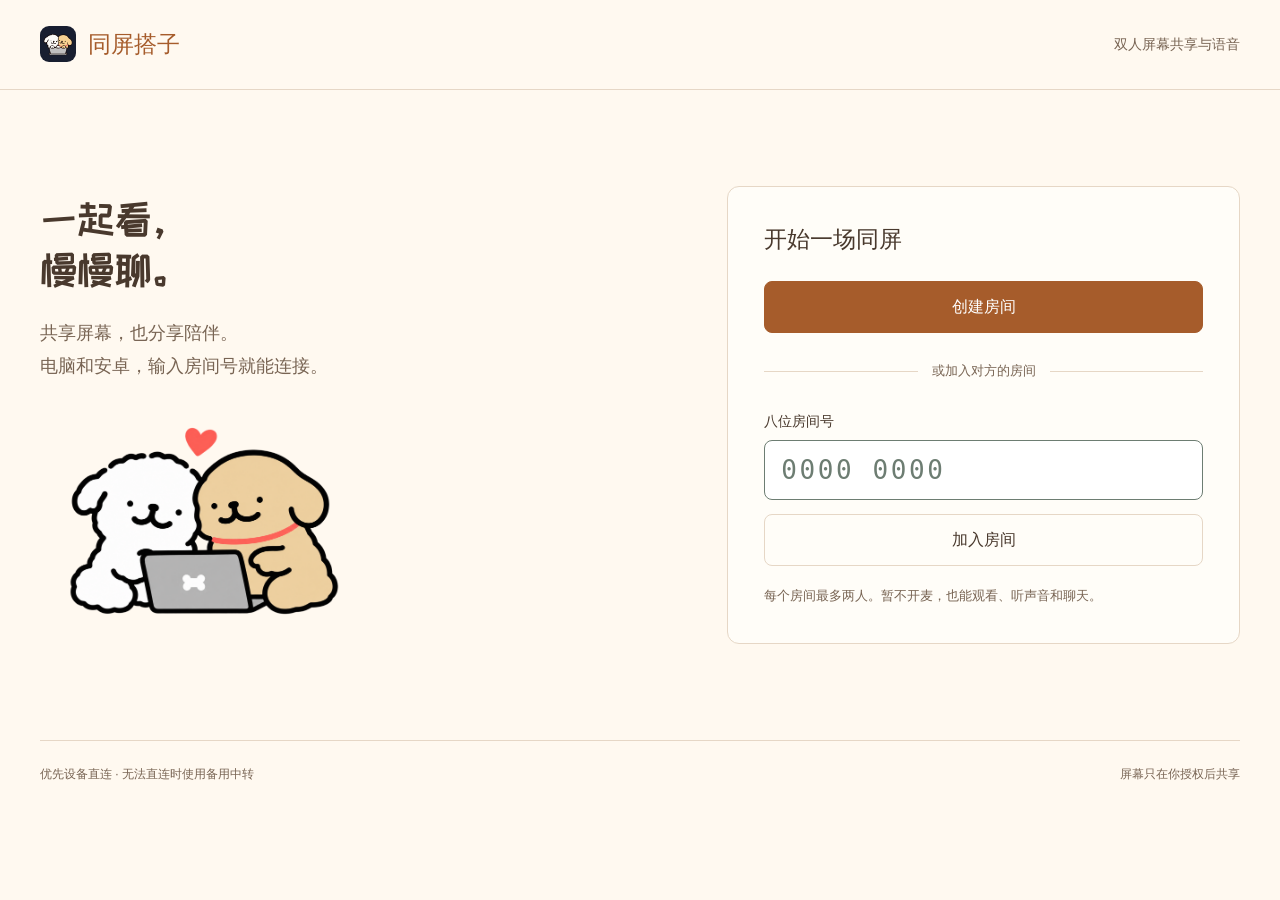
<file: web/index.html>
<!doctype html>
<html lang="zh-CN">
<head><meta charset="utf-8"><meta name="viewport" content="width=device-width,initial-scale=1"><meta name="theme-color" content="#fff9f0"><title>同屏搭子 · 共享屏幕、视频与聊天</title><link rel="icon" type="image/png" href="assets/favicon.png"><link rel="apple-touch-icon" href="assets/app-icon.png"><link rel="stylesheet" href="style.css"></head>
<body>
<header><a class="brand" href="./" aria-label="同屏搭子首页"><img src="assets/app-icon.png" alt="" width="36" height="36">同屏搭子</a><span id="status" role="status">双人屏幕共享与语音</span></header>
<main>
<div id="message" role="alert" hidden></div>
<section id="home" class="home">
<div class="intro"><h1>一起看，<br>慢慢聊。</h1><p>共享屏幕，也分享陪伴。<br>电脑和安卓，输入房间号就能连接。</p><img class="home-puppies" src="assets/puppies-home.png" alt="小白和小金毛靠在一起看电脑"></div>
<div class="entry"><h2>开始一场同屏</h2><button id="create" class="primary">创建房间</button><div class="separator">或加入对方的房间</div><form id="join-form"><label for="room-input">八位房间号</label><input id="room-input" name="room" inputmode="numeric" autocomplete="off" maxlength="9" placeholder="0000 0000" pattern="[0-9 ]{8,9}" required aria-describedby="join-hint"><button id="join" type="submit">加入房间</button></form><p id="join-hint" class="hint">每个房间最多两人。暂不开麦，也能观看、听声音和聊天。</p></div>
</section>
<section id="call" hidden>
<div class="room-bar"><div><span class="hint">房间</span><strong id="room-code"></strong><button id="copy" class="quiet">复制房间号</button><button id="invite" class="quiet">复制邀请链接</button></div><span id="network">等待连接</span></div>
<div class="call-workspace">
<div id="stage" class="stage" tabindex="0" aria-label="共享画面">
<video id="screen" autoplay playsinline muted hidden></video><div id="empty"><img class="waiting-puppies" src="assets/puppies-wait.png" alt="小白牵着小金毛，招呼对方一起同屏"><h2 id="stage-title">等待对方加入</h2><p id="stage-description">把上方房间号告诉对方，即可开始通话。</p></div>
<div id="screen-label" hidden></div><p id="screen-status" role="status" hidden></p>
<div class="stage-actions"><button id="fullscreen" hidden>全屏查看</button><button id="pip" hidden>小窗观看</button></div>
<div id="cameras" class="camera-grid" hidden><figure id="remote-camera-frame" hidden><video id="remote-camera" autoplay playsinline muted></video><figcaption>对方</figcaption></figure><figure id="local-camera-frame" hidden><video id="local-camera" autoplay playsinline muted></video><figcaption>你 · 本地预览</figcaption></figure></div>
</div>
<aside id="chat-panel" class="chat-panel" aria-label="房间聊天" hidden><div class="panel-heading"><h2>房间聊天</h2><button id="close-chat" class="quiet">收起</button></div><p class="hint">仅保留本次通话最近 200 条消息。</p><div id="chat-log" role="log" aria-label="聊天消息" aria-live="polite"><p class="hint">连接后，发一句问候吧。</p></div><button id="new-messages" class="quiet" hidden>有新消息 · 回到底部</button>
<form id="chat-form"><label for="chat-input">消息</label><div class="chat-compose"><textarea id="chat-input" rows="2" maxlength="2000" placeholder="输入消息，最多 2000 字符"></textarea><button id="chat-send" type="submit" disabled>发送</button></div><p id="chat-status" role="status" class="hint">正在连接文字通道…</p></form></aside>
</div>
<audio id="remote-audio"  autoplay></audio><button id="play-audio" hidden>点击播放对方声音</button>
<div class="controls"><div class="control-group"><button id="share" class="primary" disabled>共享我的屏幕</button><button id="mute" aria-pressed="true">开启麦克风</button><button id="camera" aria-pressed="false" disabled>开启摄像头</button><button id="chat-toggle" aria-expanded="false" aria-controls="chat-panel">聊天</button></div><div class="control-group"><button id="settings-toggle" aria-expanded="false" aria-controls="quality-details">画质与声音</button><button id="hangup" class="danger">结束通话</button></div></div>
<p id="mic-status" class="hint" role="status" hidden></p>
<details id="quality-details"><summary>画质、声音与连接详情</summary>
<div class="control-group"><label for="quality">画质预设</label><select id="quality"><option value="hd">高清默认 · 1440p / 30 帧</option><option value="auto">均衡 · 1080p / 30 帧</option><option value="clear">文字 · 1440p / 24 帧</option><option value="smooth">动态 · 1080p / 60 帧</option><option value="uhd">4K · 2160p / 30 帧</option><option value="uhd60">4K · 2160p / 60 帧</option><option value="custom" disabled>自定义</option></select><button id="system-mute" aria-pressed="false" hidden>关闭共享声音</button><button id="camera-preview" aria-pressed="false" hidden>收起摄像头画面</button></div>
<form id="quality-form">
<p class="hint">调整自己共享的画面；分辨率、帧率、码率独立设置。按比例适配竖屏，不拉伸或放大低分辨率源。</p>
<div class="quality-fields">
<div><label for="resolution">分辨率快捷选择</label><select id="resolution"><option value="1280,720">720p</option><option value="1920,1080" selected>1080p</option><option value="2560,1440">1440p</option><option value="3840,2160">4K / 2160p</option><option value="custom">自定义尺寸</option></select></div>
<div><label for="long-edge">长边上限（像素）</label><input id="long-edge" type="number" min="320" max="3840" step="2" value="1920" required></div>
<div><label for="short-edge">短边上限（像素）</label><input id="short-edge" type="number" min="180" max="2160" step="2" value="1080" required></div>
<div><label for="fps">目标帧率（1–60 FPS）</label><input id="fps" type="number" min="1" max="60" step="1" list="fps-options" value="30" required><datalist id="fps-options"><option value="15"><option value="24"><option value="30"><option value="60"></datalist></div>
<div><label for="bitrate">码率上限（0.5–80 Mbps）</label><input id="bitrate" type="number" min="0.5" max="80" step="0.1" value="8" required></div>
<div><label for="priority">未锁定参数的自动策略</label><select id="priority"><option value="balanced">自动平衡</option><option value="maintain-resolution">清晰优先 · 允许降帧</option><option value="maintain-framerate">帧率优先 · 允许降清晰度</option></select></div>
</div><div class="quality-locks"><label><input id="lock-resolution" type="checkbox" checked>锁定分辨率</label><label><input id="lock-fps" type="checkbox">锁定帧率目标</label></div><p id="lock-note" class="hint" role="status">手动修改尺寸或帧率会锁定该项；预设重新填写参数与锁定状态。</p><button id="apply-quality" type="submit">应用画质</button><p id="quality-result" role="status"></p>
</form>
<p id="quality-target" class="hint"></p><p id="media-stats" class="hint"></p><p id="quality-note" class="hint"></p>
<p class="hint">参数为目标上限，实际能力取决于共享源、编码器和网络。4K / 60 FPS 不保证同时达到；静止画面可能降低发送帧率。锁定项不主动降档，码率仍是上限，拥塞控制始终生效。浏览器不支持锁定时会明确报错，不会偷偷改用其他策略。</p>
<p id="share-hint" class="hint">共享声音：优先使用 Chrome / Edge，选择标签页并勾选“同时分享音频”。其他共享方式取决于浏览器和系统。</p>
</details>
</section>
<footer><span>优先设备直连 · 无法直连时使用备用中转</span><span>屏幕只在你授权后共享</span></footer>
</main><script type="module" src="app.js"></script>
</body></html>
</file>
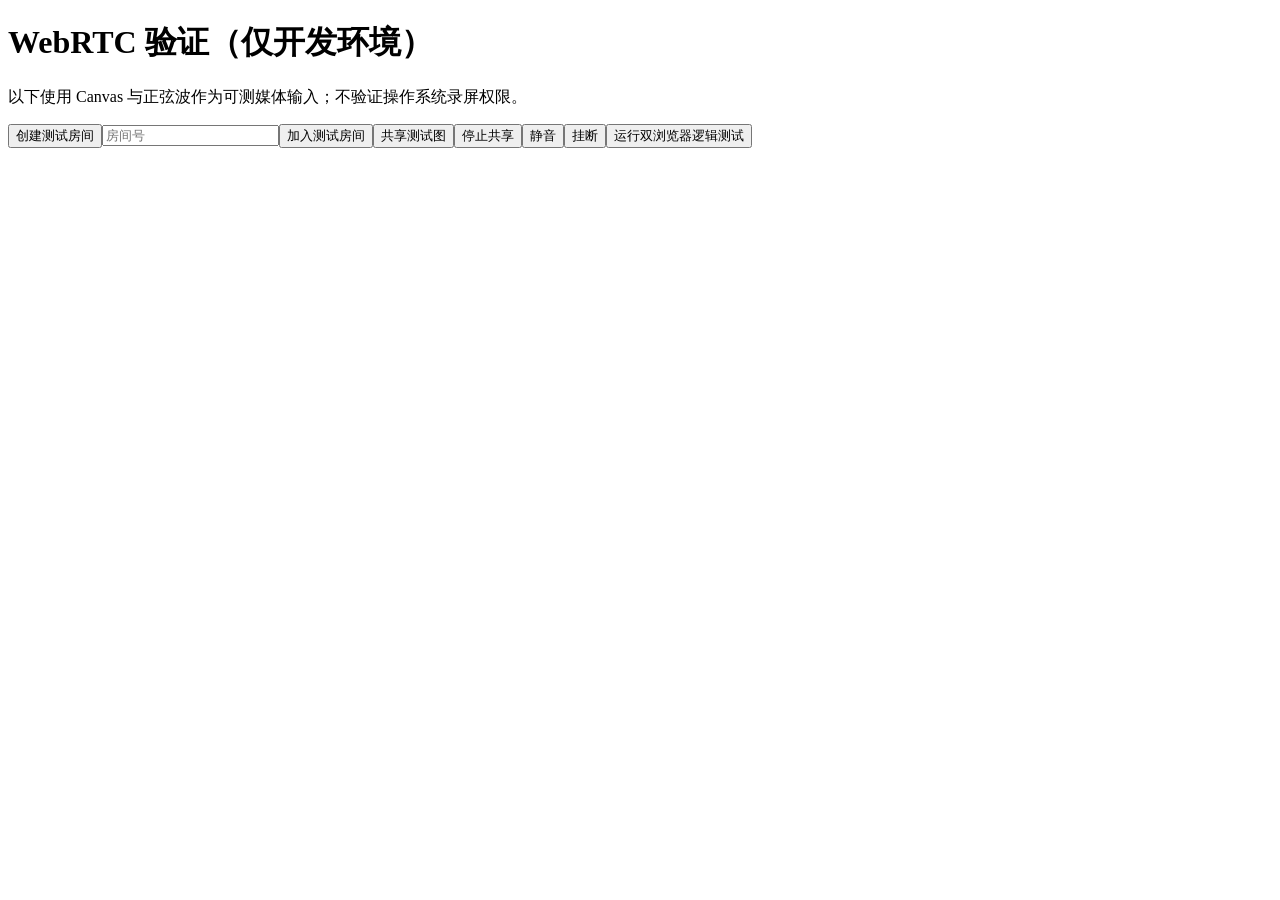
<file: web/tests/browser.html>
<!doctype html><meta charset="utf-8"><title>同屏 · WebRTC 受控媒体验证</title>
<h1>WebRTC 验证（仅开发环境）</h1><p>以下使用 Canvas 与正弦波作为可测媒体输入；不验证操作系统录屏权限。</p>
<button id="host">创建测试房间</button><input id="room" placeholder="房间号"><button id="join">加入测试房间</button><button id="share">共享测试图</button><button id="stop">停止共享</button><button id="mute">静音</button><button id="end">挂断</button><button id="pair">运行双浏览器逻辑测试</button>
<pre id="state"></pre><video id="video" autoplay muted playsinline style="max-width:600px"></video>
<script type="module">
import {Call,qualities} from '../call.js';
const out=document.querySelector('#state');
window.logs=[]; window.measurements={};
const nativeMic=navigator.mediaDevices.getUserMedia.bind(navigator.mediaDevices);
const nativeDisplay=navigator.mediaDevices.getDisplayMedia?.bind(navigator.mediaDevices);
let audio, timers=[], sources=[], players=[];
const NativePC=window.RTCPeerConnection;
let trace=[];
window.RTCPeerConnection=class extends NativePC {
 constructor(config) {
  super(config);
  for(const name of ['icecandidate','icecandidateerror','iceconnectionstatechange','signalingstatechange']) this.addEventListener(name,e=>{
   trace.push({name,ice:this.iceConnectionState,signal:this.signalingState,candidate:e.candidate?.candidate,error:e.errorText});
   document.body.dataset.trace=JSON.stringify(trace);
  });
 }
};
function tone(frequency){
 const oscillator=audio.createOscillator(),gain=audio.createGain(),dest=audio.createMediaStreamDestination();
 oscillator.frequency.value=frequency;gain.gain.value=.15;oscillator.connect(gain).connect(dest);oscillator.start();sources.push(oscillator);return dest.stream;
}
function cameraStream(){
 const canvas=document.createElement('canvas');canvas.width=640;canvas.height=360;const ctx=canvas.getContext('2d');let f=0;
 const timer=setInterval(()=>{ctx.fillStyle='#9c542e';ctx.fillRect(0,0,640,360);ctx.fillStyle='white';ctx.font='40px sans-serif';ctx.fillText('Camera '+f++,40,100);},66);timers.push(timer);return canvas.captureStream(15);
}
navigator.mediaDevices.getUserMedia=async options=>options.video?cameraStream():tone(440);
navigator.mediaDevices.getDisplayMedia=async()=>{
 const canvas=document.createElement('canvas');canvas.width=3840;canvas.height=2160;const ctx=canvas.getContext('2d');ctx.scale(3,3);let frame=0;
 const draw=()=>{ctx.fillStyle='#245d52';ctx.fillRect(0,0,1280,720);ctx.fillStyle='#fff';ctx.font='60px sans-serif';ctx.fillText('同屏 WebRTC '+frame++,60,180);ctx.fillStyle='#f2d28d';ctx.fillRect(frame%1000,320,180,180);};draw();
 const timer=setInterval(draw,1000/15);timers.push(timer);const stream=canvas.captureStream(15);stream.getVideoTracks()[0].addEventListener('ended',()=>clearInterval(timer));tone(880).getAudioTracks().forEach(t=>stream.addTrack(t));return stream;
};
function changed(s){window.latest={...s,remoteAudio:!!s.remoteAudio,remoteVideo:!!s.remoteVideo,localVideo:!!s.localVideo};out.textContent=JSON.stringify(window.latest,null,2);if(s.remoteVideo)document.querySelector('#video').srcObject=new MediaStream([s.remoteVideo]);window.logs.push({time:Date.now(),status:s.status,error:s.error,ended:s.ended});}
function init(){audio ||= new AudioContext();audio.resume();}
async function start(room){init();window.testCall=new Call('/api',changed);await window.testCall.start(room);return window.testCall.state.roomId;}
document.querySelector('#host').onclick=()=>start();document.querySelector('#join').onclick=()=>start(document.querySelector('#room').value);
document.querySelector('#share').onclick=async()=>{await window.testCall.quality({...qualities.uhd,fps:15});await window.testCall.share();};document.querySelector('#stop').onclick=()=>window.testCall.stopSharing();document.querySelector('#mute').onclick=()=>window.testCall.mute();document.querySelector('#end').onclick=()=>window.testCall.end();
window.sample=async c=>{
 const stats=[...(await c.pc.getStats()).values()];return stats.filter(x=>['inbound-rtp','outbound-rtp','candidate-pair'].includes(x.type)).map(x=>({type:x.type,kind:x.kind,frameWidth:x.frameWidth,frameHeight:x.frameHeight,framesDecoded:x.framesDecoded,framesEncoded:x.framesEncoded,mid:x.mid,packetsReceived:x.packetsReceived,packetsSent:x.packetsSent,bytesReceived:x.bytesReceived,state:x.state}));
};
const wait=ms=>new Promise(r=>setTimeout(r,ms));
async function until(f,msg){for(let i=0;i<175;i++){if(await f())return;await wait(200);}throw new Error(msg);}
async function rms(track){const analyser=audio.createAnalyser(),source=audio.createMediaStreamSource(new MediaStream([track])),sink=audio.createGain();sink.gain.value=0;source.connect(analyser).connect(sink).connect(audio.destination);await wait(500);const data=new Float32Array(analyser.fftSize);analyser.getFloatTimeDomainData(data);source.disconnect();analyser.disconnect();sink.disconnect();return Math.sqrt(data.reduce((n,v)=>n+v*v,0)/data.length);}
document.querySelector('#pair').onclick=async()=>{
 init();window.results=[];let h,g;
 const record=(name,ok,detail)=>{window.results.push({name,ok,detail});out.textContent=JSON.stringify(window.results,null,2);if(!ok)throw new Error(name);};
 try{
 h=new Call('/api',s=>document.body.dataset.host=JSON.stringify({...s,remoteAudio:!!s.remoteAudio,remoteVideo:!!s.remoteVideo}));await h.start();g=new Call('/api',s=>document.body.dataset.guest=JSON.stringify({...s,remoteAudio:!!s.remoteAudio,remoteVideo:!!s.remoteVideo}));await g.start(h.state.roomId);await until(()=>h.state.connected&&g.state.connected,'connect');record('two browsers connected',true);
 await until(()=>h.state.chatReady&&g.state.chatReady&&h.state.micAvailable&&g.state.micAvailable,'data channel and microphones');
 h.sendChat('你好，小狗 🐶');g.sendChat('<img src=x onerror=alert(1)>');
 await until(()=>h.state.messages.length===2&&g.state.messages.length===2,'chat messages');record('bidirectional Unicode text via data channel',g.state.messages.some(m=>m.text==='你好，小狗 🐶'&&!m.mine));
 await h.toggleCamera();await g.toggleCamera();
 await until(()=>h.state.remoteCameraOn&&g.state.remoteCameraOn,'camera states');
 await until(async()=>[h,g].every(c=>c.state.remoteCamera)&& (await window.sample(h)).some(x=>x.mid===h.cameraVideo.mid&&x.framesDecoded>0)&&(await window.sample(g)).some(x=>x.mid===g.cameraVideo.mid&&x.framesDecoded>0),'camera decode');
 record('both camera tracks decoded',true);
 for(const c of [h,g]){const player=new Audio();player.srcObject=new MediaStream([c.state.remoteAudio]);player.volume=0;await player.play();players.push(player);}
 await h.quality({...qualities.uhd,fps:15});await h.share();await until(()=>g.state.remoteSharing&&g.state.remoteVideo,'share host');await until(async()=>(await window.sample(g)).some(x=>x.mid===g.video.mid&&x.framesDecoded>0),'host decode timeout');let stats=await window.sample(g);record('host video decoded',stats.some(x=>x.mid==='1'&&x.framesDecoded>0),stats);
 await until(async()=>(await window.sample(g)).some(x=>x.frameWidth===3840&&x.frameHeight===2160&&x.framesDecoded>0),'4K decode');record('real 3840x2160 frames decoded',true,await window.sample(g));
 record('camera and screen remain separate',g.state.remoteCamera.id!==g.state.remoteVideo.id&&(await window.sample(g)).filter(x=>x.type==='inbound-rtp'&&x.kind==='video'&&x.framesDecoded>0).length===2);
 const cameraTrack=h.state.localCamera;await h.stopCamera();await until(()=>!g.state.remoteCameraOn,'camera off');
 record('camera stops without stopping screen',cameraTrack.readyState==='ended'&&h.state.sharing);
 await h.toggleCamera();await until(()=>g.state.remoteCameraOn,'camera reopen');record('camera can reopen',h.state.cameraOn);
 await h.quality({...qualities.auto,width:1280,height:720,fps:20,bitrate:2_500_000});
 await until(async()=>(await window.sample(g)).some(x=>x.frameWidth===1280&&x.frameHeight===720),'live 720p decode');
 record('live independent 720p 20fps 2.5Mbps',h.video.sender.getParameters().encodings[0].maxFramerate===20&&h.state.quality.bitrate===2_500_000,await window.sample(g));
 await h.quality({...qualities.uhd,fps:15});
 await until(async()=>(await window.sample(g)).some(x=>x.frameWidth===3840&&x.frameHeight===2160),'restore 4K');record('live restore 4K',true);
 const originalPeer=h.pc, originalAudio=h.mix.stream.getAudioTracks()[0];
 const disconnectedMic=h.mic.getAudioTracks()[0];disconnectedMic.stop();disconnectedMic.dispatchEvent(new Event('ended'));
 record('microphone loss preserves screen, room and mixed track',!h.closed&&h.state.connected&&h.state.sharing&&!h.state.micAvailable&&h.pc===originalPeer&&h.mix.stream.getAudioTracks()[0]===originalAudio);
 await h.mute();record('microphone recovery needs no renegotiation',h.state.micAvailable&&!h.state.muted&&h.pc===originalPeer&&h.mix.stream.getAudioTracks()[0]===originalAudio);
 h.mute();await wait(600);const mixed=await rms(g.state.remoteAudio);record('screen sound continues with mic muted',mixed>.01,mixed);
 h.muteSystemAudio();await wait(2500);record('independent shared-audio mute',await rms(g.state.remoteAudio)<.005&&h.state.sharing);
 h.muteSystemAudio();await wait(600);record('shared audio resumes without capture restart',await rms(g.state.remoteAudio)>.01&&h.state.muted);
 await h.stopSharing();await wait(2500);const silence=await rms(g.state.remoteAudio);record('stop share removes screen audio while mic muted',silence<.005,silence);
 h.mute();await wait(500);const mic=await rms(g.state.remoteAudio);record('mic can resume after sharing',mic>.01,mic);
 await until(()=>!g.state.remoteSharing,'release lock');await g.share();await until(async()=>(await window.sample(h)).some(x=>x.mid===h.video.mid&&x.framesDecoded>0),'guest decode timeout');stats=await window.sample(h);record('guest video decoded using offered transceiver',stats.some(x=>x.mid==='1'&&x.framesDecoded>0),stats);
 await g.stopSharing();await until(()=>!h.state.remoteSharing,'release guest');await h.share();await wait(1000);record('restart sharing works',h.state.sharing&&g.state.remoteSharing);
 await h.offer(true);await wait(2000);record('ICE restart preserves connection',h.state.connected&&g.state.connected);
 const finalCameraTracks=[h.state.localCamera,g.state.localCamera];h.end();await until(()=>g.closed,'peer end');record('hangup ends peer and media',h.closed&&g.closed&&h.mic.getTracks().every(t=>t.readyState==='ended')&&finalCameraTracks.every(t=>t.readyState==='ended'));
 const captureMic=navigator.mediaDevices.getUserMedia;
 navigator.mediaDevices.getUserMedia=async()=>{throw new DOMException('test denial','NotAllowedError');};
 h=new Call('/api');await h.start();g=new Call('/api');await g.start(h.state.roomId);
 await until(()=>h.state.connected&&g.state.connected&&h.state.chatReady&&g.state.chatReady,'receive-only connection');
 h.sendChat('receive-only');await until(()=>g.state.messages.length===1,'receive-only chat');
 record('denied microphones still allow joining and chat',!h.state.micAvailable&&!g.state.micAvailable&&!h.closed&&!g.closed);
 navigator.mediaDevices.getUserMedia=captureMic;
 document.body.dataset.done='true';window.done=true;
 }catch(e){window.testError=e.message;document.body.dataset.done='true';window.done=true;out.textContent=JSON.stringify({error:e.message,results:window.results,host:h?.state,guest:g?.state,hs:h?.pc?.connectionState,gs:g?.pc?.connectionState,hostStats:h?.closed?null:await window.sample(h),guestStats:g?.closed?null:await window.sample(g)},null,2);}finally{h?.end();g?.end();players.forEach(p=>{p.pause();p.srcObject=null});sources.forEach(s=>{try{s.stop();}catch{}});timers.forEach(clearInterval);}
};
window.addEventListener('pagehide',()=>{window.testCall?.end();sources.forEach(s=>{try{s.stop();}catch{}});timers.forEach(clearInterval);audio?.close();});
</script>
</file>
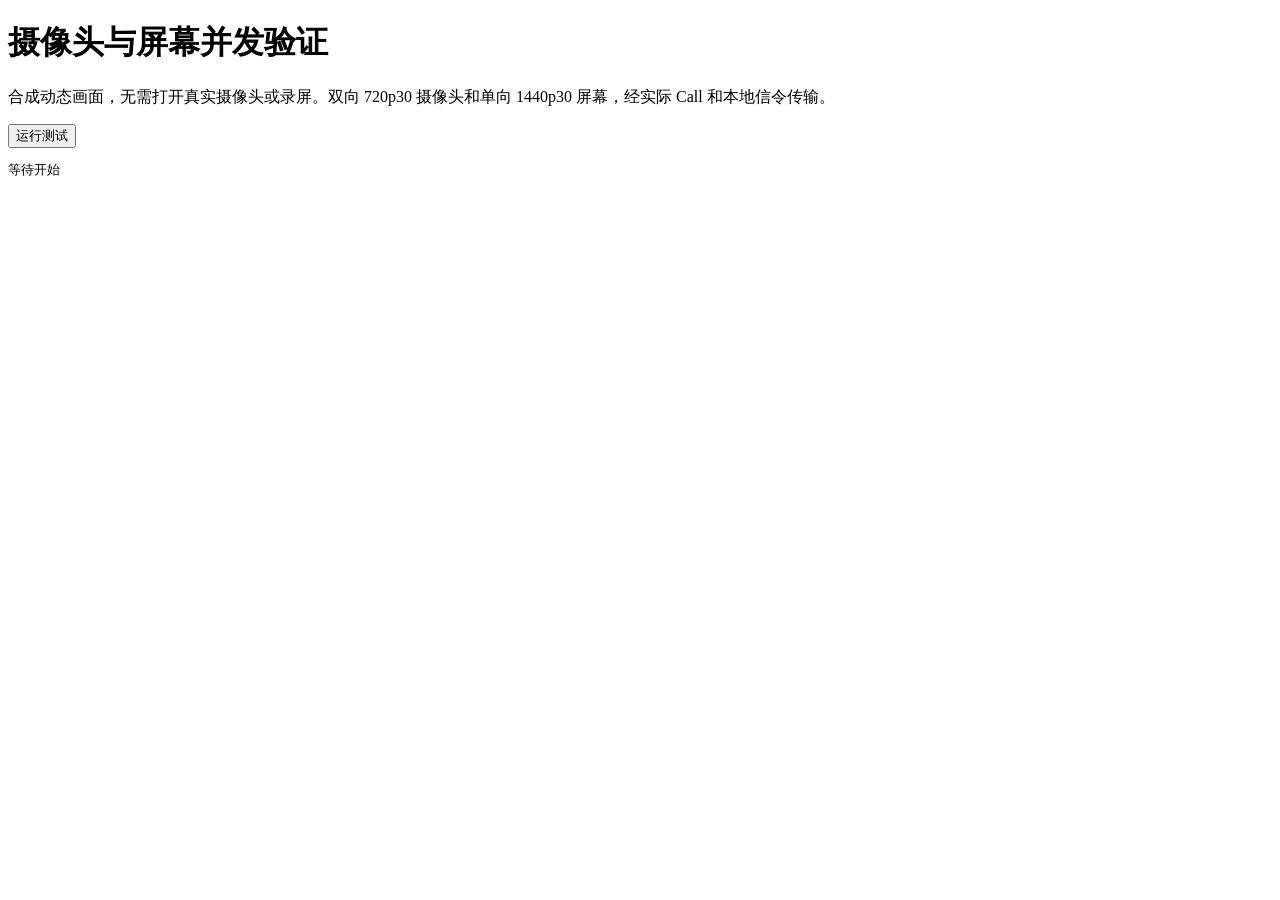
<file: web/tests/concurrent.html>
<!doctype html><meta charset="utf-8"><title>同屏 · 并发媒体性能验证</title>
<h1>摄像头与屏幕并发验证</h1>
<p>合成动态画面，无需打开真实摄像头或录屏。双向 720p30 摄像头和单向 1440p30 屏幕，经实际 Call 和本地信令传输。</p>
<button id="run">运行测试</button><pre id="result">等待开始</pre>
<video id="screen" autoplay muted playsinline width="640"></video>
<video id="camera" autoplay muted playsinline width="320"></video>
<script type="module">
import {Call} from '../call.js';
const wait=ms=>new Promise(r=>setTimeout(r,ms));
const out=document.querySelector('#result'),button=document.querySelector('#run');
const screen=document.querySelector('#screen'),camera=document.querySelector('#camera');
const originalCamera=navigator.mediaDevices.getUserMedia.bind(navigator.mediaDevices);
const originalDisplay=navigator.mediaDevices.getDisplayMedia.bind(navigator.mediaDevices);
let timers=[],streams=[],audio;
function source(w,h){
 const canvas=document.createElement('canvas');canvas.width=w;canvas.height=h;
 const ctx=canvas.getContext('2d',{alpha:false});let n=0;
 const stream=canvas.captureStream(0),track=stream.getVideoTracks()[0];streams.push(stream);
 const draw=()=>{ctx.fillStyle='#293345';ctx.fillRect(0,0,w,h);ctx.fillStyle='#f2d28d';ctx.font='28px monospace';
 for(let y=40;y<(w===1280?100:h);y+=60)ctx.fillText(`清晰文字 Screen Companion 0123456789 ${n} `.repeat(5),10,y);
 ctx.fillStyle='#e98560';ctx.fillRect(n*15%(w-160),h/2,160,160);n++;track.requestFrame();};
 draw();timers.push(setInterval(draw,1000/30));return stream;
}
function rows(report){return [...report.values()].filter(r=>['outbound-rtp','inbound-rtp'].includes(r.type)&&r.kind==='video');}
function metrics(before,report){return rows(report).map(r=>{
 const a=before.get(r.id)||{},dt=(r.timestamp-a.timestamp)/1000,sending=r.type==='outbound-rtp';
 const frames=sending?'framesEncoded':'framesDecoded',bytes=sending?'bytesSent':'bytesReceived';
 const avg=(total,count)=>r[count]>a[count]?(r[total]-a[total])*1000/(r[count]-a[count]):null;
 return {direction:r.type,mid:r.mid,width:r.frameWidth,height:r.frameHeight,fps:(r[frames]-a[frames])/dt,mbps:8*(r[bytes]-a[bytes])/dt/1e6,
 codec:report.get(r.codecId)?.mimeType,implementation:r.encoderImplementation||r.decoderImplementation,powerEfficient:r.powerEfficientEncoder??r.powerEfficientDecoder,
 encodeMs:avg('totalEncodeTime','framesEncoded'),decodeMs:avg('totalDecodeTime','framesDecoded'),queueMs:avg('totalPacketSendDelay','packetsSent'),bufferMs:avg('jitterBufferDelay','jitterBufferEmittedCount'),freezes:r.freezeCount-a.freezeCount,limitation:r.qualityLimitationReason};});}
button.onclick=async()=>{
 button.disabled=true;document.body.dataset.done='running';let host,guest;const results={samples:[]};
 try{
 audio=new AudioContext();audio.resume().catch(()=>{});
 navigator.mediaDevices.getUserMedia=async q=>q.video?source(1280,720):audio.createMediaStreamDestination().stream;
 navigator.mediaDevices.getDisplayMedia=async()=>source(2560,1440);
 host=new Call('/api');guest=new Call('/api',s=>{
 for(const [el,track] of [[screen,s.remoteVideo],[camera,s.remoteCamera]])if(track&&el.srcObject?.getVideoTracks()[0]!==track){el.srcObject=new MediaStream([track]);el.play().catch(()=>{});}
 });
 await host.start();await guest.start(host.state.roomId);
 for(let i=0;i<200&&!(host.state.connected&&guest.state.connected&&host.state.chatReady&&guest.state.chatReady);i++)await wait(100);
 if(!host.state.chatReady||!guest.state.chatReady)throw Error('Connection timeout');
 await host.toggleCamera();await guest.toggleCamera();await host.share();
 if(!host.state.cameraOn||!guest.state.cameraOn||!host.state.sharing)throw Error(JSON.stringify([host.state.error,guest.state.error]));
 await wait(15000);let a=await host.pc.getStats(),b=await guest.pc.getStats();
 for(let i=0;i<5;i++){await wait(3000);const next=await host.pc.getStats(),other=await guest.pc.getStats();results.samples.push({host:metrics(a,next),guest:metrics(b,other)});a=next;b=other;out.textContent=JSON.stringify(results,null,2);}
 results.cameraParameters=host.cameraVideo.sender.getParameters();results.screenParameters=host.video.sender.getParameters();
 results.connected=host.state.connected&&guest.state.connected;results.network=host.state.network;
 results.nearTarget=results.samples.every(sample=>['host','guest'].every(side=>{
  const rows=sample[side].filter(r=>r.width);return rows.length===3&&rows.every(r=>r.width===(r.mid==='1'?2560:1280)&&r.height===(r.mid==='1'?1440:720)&&r.fps>=28.5&&!(r.freezes>0));
 }));document.body.dataset.done='true';
 }catch(e){results.error=e.stack;document.body.dataset.done='error';}
 finally{
 host?.end();guest?.end();timers.forEach(clearInterval);timers=[];streams.forEach(s=>s.getTracks().forEach(t=>t.stop()));streams=[];
 screen.srcObject=camera.srcObject=null;await audio?.close();
 navigator.mediaDevices.getUserMedia=originalCamera;navigator.mediaDevices.getDisplayMedia=originalDisplay;
 out.textContent=JSON.stringify(results,null,2);button.disabled=false;
 }
};
</script>
</file>
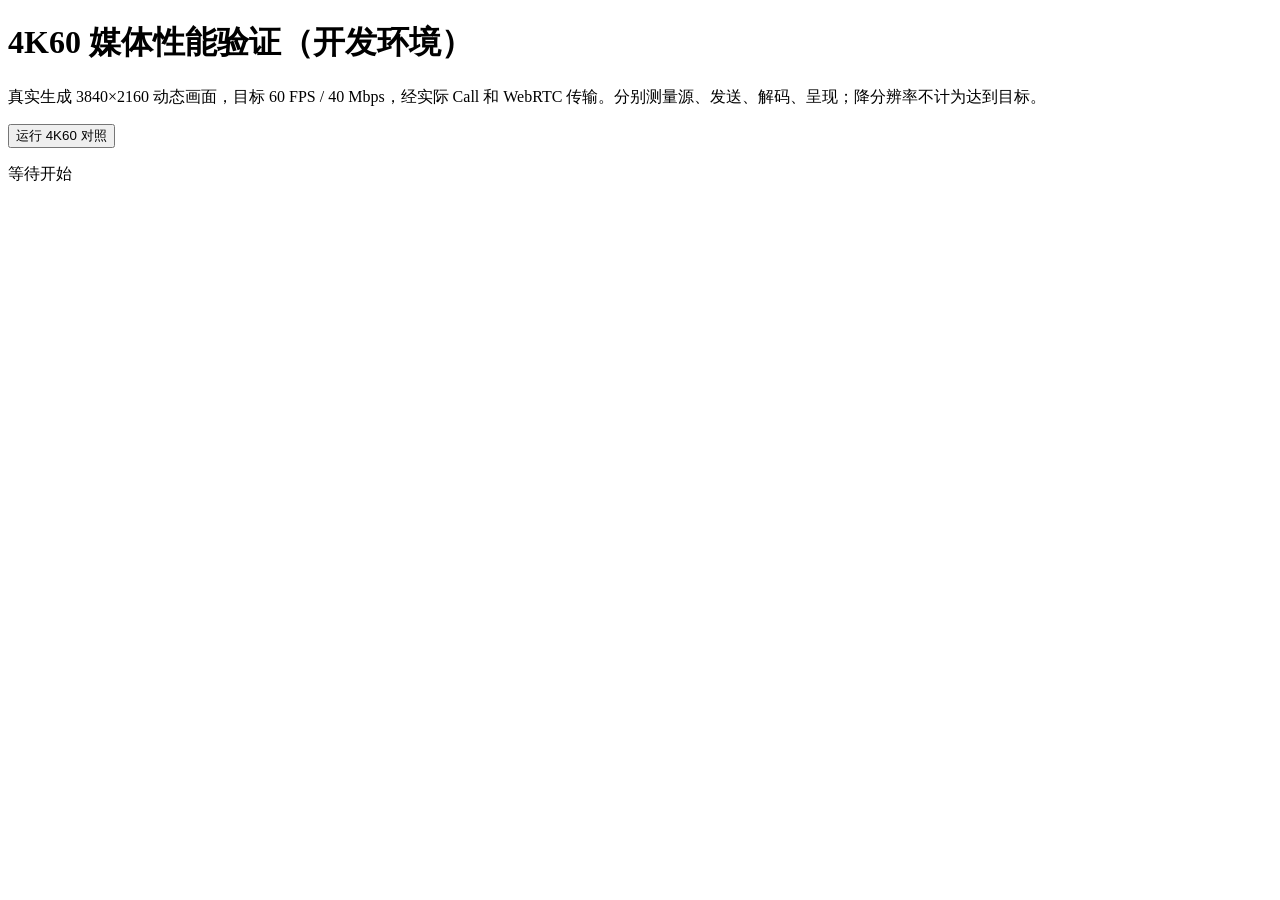
<file: web/tests/performance.html>
<!doctype html><meta charset="utf-8"><title>同屏 · 4K60 媒体性能验证</title>
<h1>4K60 媒体性能验证（开发环境）</h1>
<p>真实生成 3840×2160 动态画面，目标 60 FPS / 40 Mbps，经实际 Call 和 WebRTC 传输。分别测量源、发送、解码、呈现；降分辨率不计为达到目标。</p>
<button id="run">运行 4K60 对照</button><p id="progress">等待开始</p><pre id="result"></pre><video id="view" autoplay muted playsinline width="640"></video>
<script type="module">
import {Call,qualities} from '../call.js';
const wait=ms=>new Promise(r=>setTimeout(r,ms)),out=document.querySelector('#result'),view=document.querySelector('#view'),progress=document.querySelector('#progress');
let source,timer,audio,drawn=0,presented=0,presentationCallback;const report={target:{width:3840,height:2160,fps:60,bitrate:40_000_000},capabilities:{},runs:[]};
navigator.mediaDevices.getUserMedia=async()=>audio.createMediaStreamDestination().stream;
navigator.mediaDevices.getDisplayMedia=async()=>{
 const c=document.createElement('canvas');c.width=3840;c.height=2160;const ctx=c.getContext('2d',{alpha:false});
 const pattern=document.createElement('canvas');pattern.width=3840;pattern.height=2320;const p=pattern.getContext('2d',{alpha:false});p.font='40px sans-serif';
 for(let y=0;y<2320;y+=80){p.fillStyle=y%160?'#23435b':'#426879';p.fillRect(0,y,3840,80);p.fillStyle='#f2d28d';p.fillText('Screen Companion · 4K60 · 0123456789  '.repeat(6),20,y+55);}
 source=c.captureStream(0);const track=source.getVideoTracks()[0];drawn=0;
 const draw=()=>{ctx.drawImage(pattern,0,-(drawn*7%160));ctx.fillStyle='#ff705e';ctx.fillRect(drawn*19%3400,900,400,400);ctx.fillStyle='white';ctx.font='60px monospace';ctx.fillText(String(drawn++),40,120);track.requestFrame();};
 let due=performance.now();const tick=()=>{draw();due+=1000/60;if(due<performance.now())due=performance.now()+1000/60;timer=setTimeout(tick,Math.max(0,due-performance.now()));};tick();return source;
};
function row(r,type){return [...r.values()].find(s=>s.type===type&&s.kind==='video'&&s.mid==='1');}
function delta(a,b,key){return Number.isFinite(a?.[key])&&Number.isFinite(b?.[key])?b[key]-a[key]:null;}
function average(a,b,total,count){const t=delta(a,b,total),n=delta(a,b,count);return t!==null&&t>=0&&n>0?t*1000/n:null;}
function metrics(a,b,type,stats){if(!a||!b)throw Error('No media frames: the test source may be throttled by the browser');const dt=(b.timestamp-a.timestamp)/1000;const count=type==='outbound-rtp'?'framesEncoded':'framesDecoded';return {width:b.frameWidth,height:b.frameHeight,fps:delta(a,b,count)/dt,codec:stats.get(b.codecId)?.mimeType,format:stats.get(b.codecId)?.sdpFmtpLine,implementation:b.encoderImplementation||b.decoderImplementation,powerEfficient:b.powerEfficientEncoder??b.powerEfficientDecoder,encodeMs:average(a,b,'totalEncodeTime','framesEncoded'),decodeMs:average(a,b,'totalDecodeTime','framesDecoded'),sendQueueMs:average(a,b,'totalPacketSendDelay','packetsSent'),bufferMs:average(a,b,'jitterBufferDelay','jitterBufferEmittedCount'),freezes:delta(a,b,'freezeCount'),limitation:b.qualityLimitationReason,mbps:8*delta(a,b,type==='outbound-rtp'?'bytesSent':'bytesReceived')/dt/1e6};}
function countPresented(){presentationCallback=view.requestVideoFrameCallback((_,metadata)=>{presented=metadata.presentedFrames;countPresented();});}
async function run(codec,hint,profile=null){let h,g;const result={requested:(codec||'default')+(profile?' profile '+profile:''),hint,samples:[]};progress.textContent=`测试 ${result.requested} / ${hint}`;
 try{
 const configure=async video=>{const codecs=RTCRtpSender.getCapabilities('video').codecs;const preferred=c=>c.mimeType===codec&&(!profile||new RegExp('profile-level-id='+profile,'i').test(c.sdpFmtpLine||''));video.setCodecPreferences([...codecs.filter(preferred),...codecs.filter(c=>!preferred(c))]);};
 h=new Call('/api');if(codec)h.configureScreenCodecs=configure;await h.start();
 g=new Call('/api',s=>{if(s.remoteVideo&&view.srcObject?.getVideoTracks()[0]!==s.remoteVideo)view.srcObject=new MediaStream([s.remoteVideo]);});if(codec)g.configureScreenCodecs=configure;await g.start(h.state.roomId);
 for(let i=0;i<150&&!h.state.connected;i++)await wait(100);if(!h.state.connected)throw Error('Connection timeout');
 await h.quality({...qualities.uhd,fps:60,bitrate:40_000_000});await h.share();source.getVideoTracks()[0].contentHint=hint;
 if(view.requestVideoFrameCallback)countPresented();await wait(15000);
 let a=await h.pc.getStats(),ra=await g.pc.getStats(),at=performance.now(),ad=drawn,ap=presented,aq=view.getVideoPlaybackQuality();
 for(let i=0;i<10;i++){await wait(3000);const b=await h.pc.getStats(),rb=await g.pc.getStats(),now=performance.now();const sa=a.get(row(a,'outbound-rtp').mediaSourceId),sb=b.get(row(b,'outbound-rtp').mediaSourceId);result.samples.push({drawFps:(drawn-ad)*1000/(now-at),captureFps:delta(sa,sb,'frames')*1000/(now-at),presentedFps:(presented-ap)*1000/(now-at),renderDrops:view.getVideoPlaybackQuality().droppedVideoFrames-aq.droppedVideoFrames,sent:metrics(row(a,'outbound-rtp'),row(b,'outbound-rtp'),'outbound-rtp',b),received:metrics(row(ra,'inbound-rtp'),row(rb,'inbound-rtp'),'inbound-rtp',rb)});a=b;ra=rb;at=now;ad=drawn;ap=presented;aq=view.getVideoPlaybackQuality();}
 result.near4k60=result.samples.every(s=>s.sent.width===3840&&s.sent.height===2160&&s.received.width===3840&&s.received.height===2160&&s.sent.fps>=57&&s.received.fps>=57&&s.presentedFps>=57);report.runs.push(result);out.textContent=JSON.stringify(report,null,2);
 }finally{h?.end();g?.end();clearTimeout(timer);source?.getTracks().forEach(t=>t.stop());if(presentationCallback)view.cancelVideoFrameCallback(presentationCallback);view.srcObject=null;}}
document.querySelector('#run').onclick=async()=>{
 document.querySelector('#run').disabled=true;delete document.body.dataset.done;report.runs=[];audio=new AudioContext();await audio.resume();
 try{for(const codec of ['video/VP8','video/H264','video/VP9','video/H265']){try{report.capabilities[codec]=await navigator.mediaCapabilities.encodingInfo({type:'webrtc',video:{contentType:codec,width:3840,height:2160,bitrate:40_000_000,framerate:60}});}catch(e){report.capabilities[codec]={error:e.message};}}
 out.textContent=JSON.stringify(report,null,2);await run(null,'motion');progress.textContent='完成；near4k60 要求每个采样同时为 4K 且发送/接收/呈现 ≥57 FPS，仅为接近目标判据。';document.body.dataset.done='true';
 }catch(e){out.textContent+='\nERROR '+e.stack;document.body.dataset.done='error';}finally{await audio.close();document.querySelector('#run').disabled=false;}
};
</script>
</file>
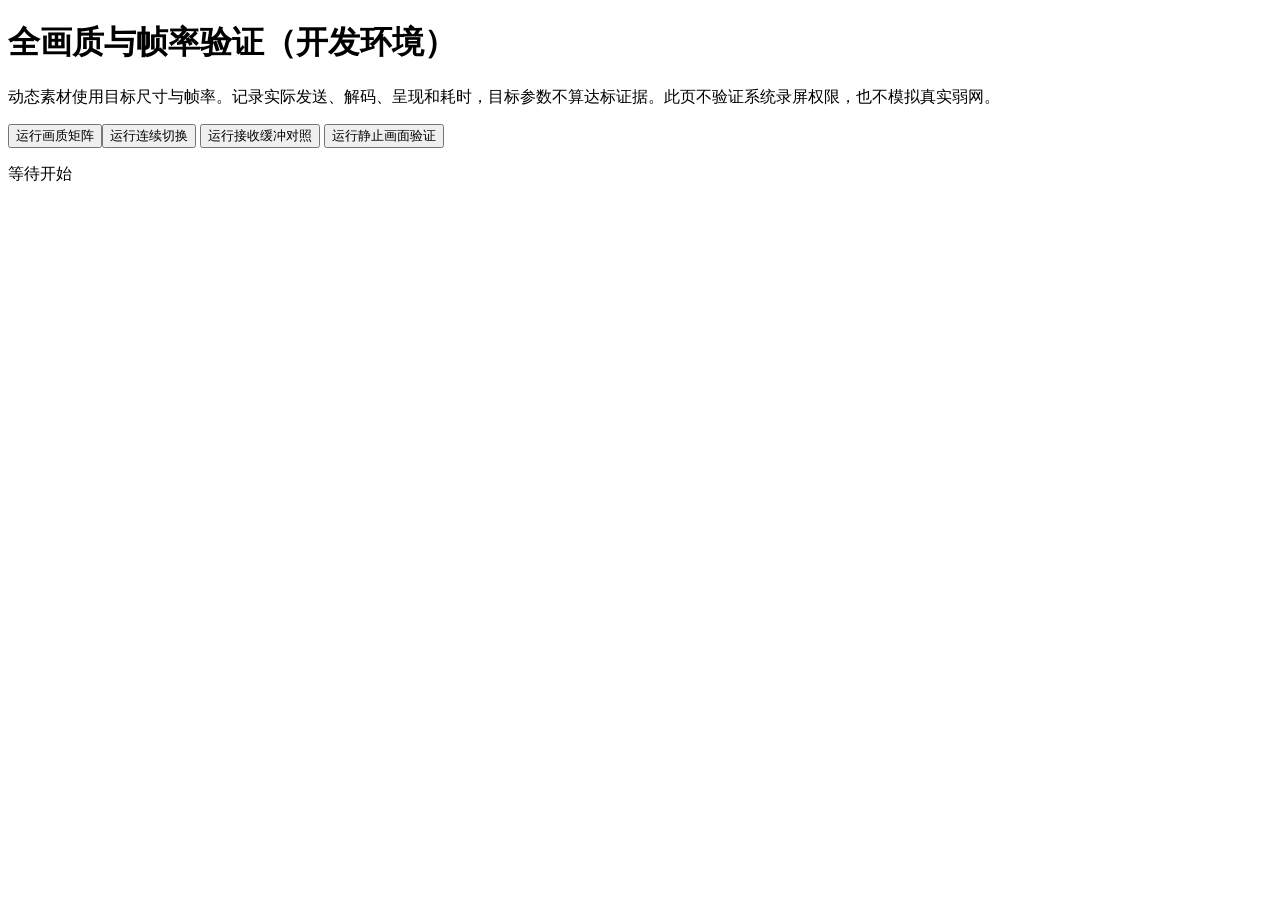
<file: web/tests/quality-matrix.html>
<!doctype html><meta charset="utf-8"><title>同屏 · 全画质性能验证</title>
<h1>全画质与帧率验证（开发环境）</h1>
<p>动态素材使用目标尺寸与帧率。记录实际发送、解码、呈现和耗时，目标参数不算达标证据。此页不验证系统录屏权限，也不模拟真实弱网。</p>
<button id="run">运行画质矩阵</button><button id="switch">运行连续切换</button>
<button id="buffer">运行接收缓冲对照</button>
<button id="static">运行静止画面验证</button>
<p id="progress">等待开始</p><video id="view" autoplay muted playsinline width="640"></video><pre id="result"></pre>
<script type="module">
import {Call,qualities} from '../call.js';
const view=document.querySelector('#view'),out=document.querySelector('#result'),progress=document.querySelector('#progress');
const wait=ms=>new Promise(r=>setTimeout(r,ms));
let audio,source,sourceQuality,timer,drawn=0,presented=0,callback,staticSource=false;
const report={version:'0.4.4',warmupSeconds:8,windowSeconds:3,windows:3,runs:[]};
navigator.mediaDevices.getUserMedia=async()=>audio.createMediaStreamDestination().stream;
navigator.mediaDevices.getDisplayMedia=async()=>{
  const {width,height,fps}=sourceQuality;
  const canvas=document.createElement('canvas');canvas.width=width;canvas.height=height;
  const ctx=canvas.getContext('2d',{alpha:false}),pattern=document.createElement('canvas');
  const stripe=Math.max(8,Math.round(height/27));pattern.width=width;pattern.height=height+stripe*2;
  const p=pattern.getContext('2d',{alpha:false});p.font=`${Math.max(10,Math.round(width/96))}px sans-serif`;
  for(let y=0;y<pattern.height;y+=stripe){p.fillStyle=y%(stripe*2)?'#23435b':'#426879';p.fillRect(0,y,width,stripe);p.fillStyle='#f2d28d';p.fillText('Screen Companion · 0123456789  '.repeat(8),10,y+stripe*.7);}
  source=canvas.captureStream(0);const track=source.getVideoTracks()[0];drawn=0;
  let due=performance.now();
  const tick=()=>{
    // Prime a manually captured canvas until the encoder has started. Repaint
    // the same pixels for static input, then stop submitting frames entirely.
    if(!staticSource||drawn<fps*2){const frame=staticSource?0:drawn;ctx.drawImage(pattern,0,-(frame*Math.max(1,width/550)%(stripe*2)));ctx.fillStyle='#ff705e';ctx.fillRect(frame*Math.max(1,width/200)%(width*.85),height*.42,width*.1,height*.18);ctx.fillStyle='white';ctx.fillText(String(frame),10,30);drawn++;track.requestFrame();}
    due+=1000/fps;if(due<performance.now())due=performance.now()+1000/fps;
    timer=setTimeout(tick,Math.max(0,due-performance.now()));
  };tick();return source;
};
function row(stats,type){return [...stats.values()].find(s=>s.type===type&&s.kind==='video'&&s.mid==='1');}
function delta(a,b,key){return Number.isFinite(a?.[key])&&Number.isFinite(b?.[key])?b[key]-a[key]:null;}
function perFrame(a,b,total,count){const d=delta(a,b,total),n=delta(a,b,count);return d!==null&&d>=0&&n>0?1000*d/n:null;}
function metric(a,b,stats,type){
  if(!a||!b)return null;
  const seconds=(b.timestamp-a.timestamp)/1000,send=type==='outbound-rtp';
  return {width:b.frameWidth,height:b.frameHeight,fps:delta(a,b,send?'framesEncoded':'framesDecoded')/seconds,
    mbps:8*delta(a,b,send?'bytesSent':'bytesReceived')/seconds/1e6,codec:stats.get(b.codecId)?.mimeType,
    format:stats.get(b.codecId)?.sdpFmtpLine,limitation:b.qualityLimitationReason,
    encodeMs:perFrame(a,b,'totalEncodeTime','framesEncoded'),decodeMs:perFrame(a,b,'totalDecodeTime','framesDecoded'),
    queueMs:perFrame(a,b,'totalPacketSendDelay','packetsSent'),bufferMs:perFrame(a,b,'jitterBufferDelay','jitterBufferEmittedCount'),freezes:delta(a,b,'freezeCount')};
}
function observe(){callback=view.requestVideoFrameCallback((_,m)=>{presented=m.presentedFrames;observe();});}
async function connect(q,sourceQ=q){
  sourceQuality=sourceQ;const h=new Call('/api'),g=new Call('/api',s=>{if(s.remoteVideo&&view.srcObject?.getVideoTracks()[0]!==s.remoteVideo)view.srcObject=new MediaStream([s.remoteVideo]);});
  try{
    // Follow the product flow: default negotiation, then select quality in the room.
    await h.start();if(!h.state.roomId)throw Error(h.state.message||'Host failed');await g.start(h.state.roomId);
    for(let n=0;n<150&&!h.state.connected;n++)await wait(100);
    if(!h.state.connected)throw Error('Connection timeout');await h.quality(q);await h.share();
    if(!h.state.sharing)throw Error(h.state.error||'Sharing failed');
    presented=0;if(view.requestVideoFrameCallback)observe();return {h,g};
  }catch(e){h.end();g.end();throw e;}
}
function cleanup(h,g){h?.end();g?.end();clearTimeout(timer);source?.getTracks().forEach(t=>t.stop());if(callback)view.cancelVideoFrameCallback(callback);view.srcObject=null;}
async function sample(h,g,q,label,warmup=8,windows=3){
  const result={label,target:q,staticSource,samples:[]};await wait(warmup*1000);
  let a=await h.pc.getStats(),ra=await g.pc.getStats(),at=performance.now(),ad=drawn,ap=presented,aq=view.getVideoPlaybackQuality();
  if(staticSource)result.initialFrameDecoded=(row(ra,'inbound-rtp')?.framesDecoded||0)>0;
  for(let n=0;n<windows;n++){
    await wait(3000);const b=await h.pc.getStats(),rb=await g.pc.getStats(),now=performance.now(),seconds=(now-at)/1000;
    result.samples.push({drawFps:(drawn-ad)/seconds,presentedFps:(presented-ap)/seconds,renderDrops:view.getVideoPlaybackQuality().droppedVideoFrames-aq.droppedVideoFrames,
      sent:metric(row(a,'outbound-rtp'),row(b,'outbound-rtp'),b,'outbound-rtp'),received:metric(row(ra,'inbound-rtp'),row(rb,'inbound-rtp'),rb,'inbound-rtp')});
    a=b;ra=rb;at=now;ad=drawn;ap=presented;aq=view.getVideoPlaybackQuality();
  }
  result.nearTarget=!staticSource&&result.samples.every(s=>s.sent?.width===q.width&&s.sent?.height===q.height&&s.received?.width===q.width&&s.received?.height===q.height&&s.sent.fps>=q.fps*.95&&s.received.fps>=q.fps*.95&&s.presentedFps>=q.fps*.95);
  result.connected=h.state.connected&&g.state.connected;report.runs.push(result);out.textContent=JSON.stringify(report,null,2);return result;
}
async function matrix(){
  const cases=[];
  for(const [width,height,bitrate] of [[320,180,500000],[640,360,1000000],[1280,720,4000000],[1920,1080,8000000],[2560,1440,16000000],[3840,2160,40000000]])
    for(const fps of [15,30,60])cases.push({label:`${height}p/${fps}`,q:{width,height,fps,bitrate,priority:'maintain-resolution'}});
  for(const fps of [1,5,10,20,24,25,45])cases.push({label:`1080p/${fps}`,q:{...qualities.auto,fps}});
  for(const name of ['auto','clear','smooth'])cases.push({label:`preset/${name}`,q:qualities[name]});
  for(const priority of ['balanced','maintain-resolution','maintain-framerate'])cases.push({label:`bitrate-cap/${priority}`,q:{width:1280,height:720,fps:60,bitrate:500000,priority}});
  cases.push({label:'static/1080p30',q:qualities.auto,static:true});
  for(let i=0;i<cases.length;i++){
    const c=cases[i];progress.textContent=`${i+1}/${cases.length} ${c.label}`;staticSource=!!c.static;let h,g;
    try{({h,g}=await connect(c.q));await sample(h,g,c.q,c.label);}finally{cleanup(h,g);}
  }
}
async function switching(){
  staticSource=false;let h,g;
  try{
    ({h,g}=await connect(qualities.auto,qualities.uhd60));const track=h.display.getVideoTracks()[0],sender=h.video.sender,mid=h.video.mid,receiver=g.state.remoteVideo;
    const cases=[{...qualities.auto,width:1280,height:720,fps:15,bitrate:2000000},qualities.auto,{...qualities.clear,fps:60},qualities.uhd,{...qualities.smooth,width:1280,height:720},qualities.auto,{...qualities.auto,bitrate:2000000}];
    for(const q of cases){
      progress.textContent=`切换 ${q.width}×${q.height}/${q.fps}/${q.bitrate}`;
      const start=performance.now();await h.quality(q);const applyMs=performance.now()-start;
      const result=await sample(h,g,q,`switch/${q.height}p/${q.fps}/${q.bitrate}`,4,2);
      result.applyMs=applyMs;result.sameTrack=track===h.display.getVideoTracks()[0]&&sender===h.video.sender&&mid===h.video.mid&&receiver===g.state.remoteVideo;
      result.settings=track.getSettings();out.textContent=JSON.stringify(report,null,2);
    }
  }finally{cleanup(h,g);}
}
async function buffers(){
  staticSource=false;const q={...qualities.clear,fps:30};
  for(const target of [null,0,null,0]){
    let h,g;progress.textContent=`1440p30 接收缓冲目标 ${target===null?'浏览器默认':target+' ms'}`;
    try{
      ({h,g}=await connect(q));const receiver=g.pc.getTransceivers().find(t=>t.mid==='1').receiver;
      if(target!==null){if(!('jitterBufferTarget' in receiver))throw Error('jitterBufferTarget is unavailable');receiver.jitterBufferTarget=target;}
      await sample(h,g,q,`buffer/${target===null?'default':target}`,8,3);
    }finally{cleanup(h,g);}
  }
}
async function stationary(){
  staticSource=true;let h,g;
  try{({h,g}=await connect(qualities.auto));await sample(h,g,qualities.auto,'static/1080p30');}finally{cleanup(h,g);}
}
async function execute(kind){
  document.querySelectorAll('button').forEach(b=>b.disabled=true);delete document.body.dataset.done;report.runs=[];report.kind=kind;
  audio=new AudioContext();await audio.resume();
  try{await (kind==='matrix'?matrix():kind==='switch'?switching():kind==='buffer'?buffers():stationary());document.body.dataset.done='true';progress.textContent='完成。nearTarget 仅表示本次所有短窗口均保住目标尺寸且帧率 ≥95%，不是跨设备保证。';}
  catch(e){document.body.dataset.done='error';report.error=e.stack;out.textContent=JSON.stringify(report,null,2);}
  finally{await audio.close();document.querySelectorAll('button').forEach(b=>b.disabled=false);}
}
document.querySelector('#run').onclick=()=>execute('matrix');document.querySelector('#switch').onclick=()=>execute('switch');
document.querySelector('#buffer').onclick=()=>execute('buffer');
document.querySelector('#static').onclick=()=>execute('static');
</script>
</file>
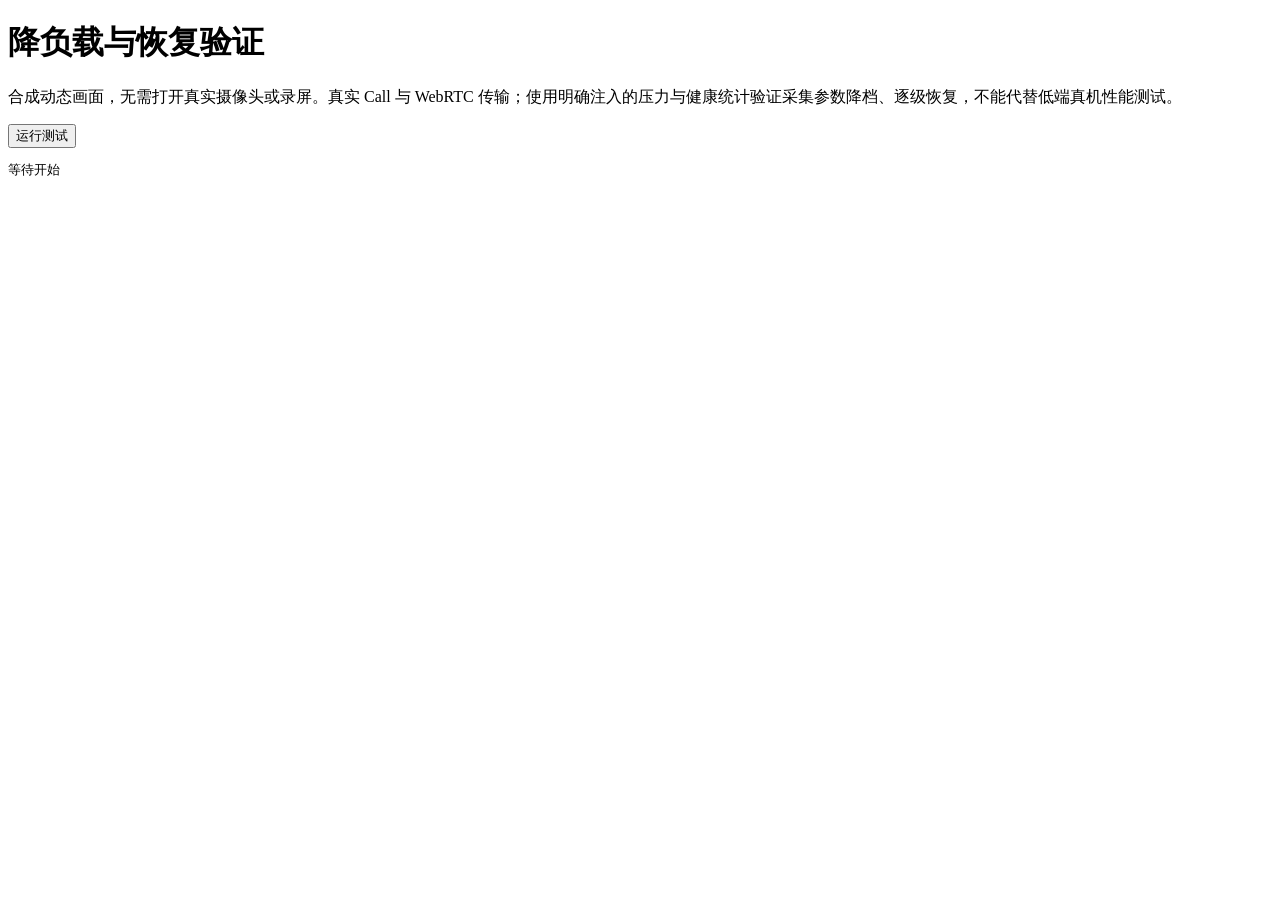
<file: web/tests/recovery.html>
<!doctype html><meta charset="utf-8"><title>同屏 · 降负载与恢复验证</title>
<h1>降负载与恢复验证</h1>
<p>合成动态画面，无需打开真实摄像头或录屏。真实 Call 与 WebRTC 传输；使用明确注入的压力与健康统计验证采集参数降档、逐级恢复，不能代替低端真机性能测试。</p>
<button id="run">运行测试</button><pre id="result">等待开始</pre>
<video id="screen" autoplay muted playsinline width="640"></video>
<video id="camera" autoplay muted playsinline width="320"></video>
<script type="module">
import {Call} from '../call.js';
const wait=ms=>new Promise(r=>setTimeout(r,ms));
const out=document.querySelector('#result'),button=document.querySelector('#run');
const screen=document.querySelector('#screen'),camera=document.querySelector('#camera');
const originalCamera=navigator.mediaDevices.getUserMedia.bind(navigator.mediaDevices);
const originalDisplay=navigator.mediaDevices.getDisplayMedia.bind(navigator.mediaDevices);
let timers=[],streams=[],audio;
function source(w,h){
 const canvas=document.createElement('canvas');canvas.width=w;canvas.height=h;
 const ctx=canvas.getContext('2d',{alpha:false});let n=0;
 const stream=canvas.captureStream(0),track=stream.getVideoTracks()[0];streams.push(stream);
 const draw=()=>{ctx.fillStyle='#293345';ctx.fillRect(0,0,w,h);ctx.fillStyle='#f2d28d';ctx.font='28px monospace';
 for(let y=40;y<(w===1280?100:h);y+=60)ctx.fillText(`清晰文字 Screen Companion 0123456789 ${n} `.repeat(5),10,y);
 ctx.fillStyle='#e98560';ctx.fillRect(n*15%(w-160),h/2,160,160);n++;track.requestFrame();};
 draw();timers.push(setInterval(draw,1000/30));return stream;
}
function rows(report){return [...report.values()].filter(r=>['outbound-rtp','inbound-rtp'].includes(r.type)&&r.kind==='video');}
function metrics(before,report){return rows(report).map(r=>{
 const a=before.get(r.id)||{},dt=(r.timestamp-a.timestamp)/1000,sending=r.type==='outbound-rtp';
 const frames=sending?'framesEncoded':'framesDecoded',bytes=sending?'bytesSent':'bytesReceived';
 const avg=(total,count)=>r[count]>a[count]?(r[total]-a[total])*1000/(r[count]-a[count]):null;
 return {direction:r.type,mid:r.mid,width:r.frameWidth,height:r.frameHeight,fps:(r[frames]-a[frames])/dt,mbps:8*(r[bytes]-a[bytes])/dt/1e6,
 codec:report.get(r.codecId)?.mimeType,implementation:r.encoderImplementation||r.decoderImplementation,powerEfficient:r.powerEfficientEncoder??r.powerEfficientDecoder,
 encodeMs:avg('totalEncodeTime','framesEncoded'),decodeMs:avg('totalDecodeTime','framesDecoded'),queueMs:avg('totalPacketSendDelay','packetsSent'),bufferMs:avg('jitterBufferDelay','jitterBufferEmittedCount'),freezes:r.freezeCount-a.freezeCount,limitation:r.qualityLimitationReason};});}
button.onclick=async()=>{
 button.disabled=true;document.body.dataset.done='running';let host,guest;const results={samples:[]};
 try{
 audio=new AudioContext();audio.resume().catch(()=>{});
 navigator.mediaDevices.getUserMedia=async q=>q.video?source(1280,720):audio.createMediaStreamDestination().stream;
 navigator.mediaDevices.getDisplayMedia=async()=>source(2560,1440);
 host=new Call('/api');guest=new Call('/api',s=>{
 for(const [el,track] of [[screen,s.remoteVideo],[camera,s.remoteCamera]])if(track&&el.srcObject?.getVideoTracks()[0]!==track){el.srcObject=new MediaStream([track]);el.play().catch(()=>{});}
 });
 await host.start();await guest.start(host.state.roomId);
 for(let i=0;i<200&&!(host.state.connected&&guest.state.connected&&host.state.chatReady&&guest.state.chatReady);i++)await wait(100);
 if(!host.state.chatReady||!guest.state.chatReady)throw Error('Connection timeout');
 await host.toggleCamera();await guest.toggleCamera();await host.share();
 if(!host.state.cameraOn||!guest.state.cameraOn||!host.state.sharing)throw Error(JSON.stringify([host.state.error,guest.state.error]));
 clearInterval(host.statsTimer);
 results.phases=[];
 const parameters=()=>({screen:host.video.sender.getParameters(),camera:host.cameraVideo.sender.getParameters(),screenLoad:host.screenLoad,cameraLoad:host.cameraLoad,selected:host.state.quality});
 const pressure=(fps=30)=>[{timestamp:1000,framesEncoded:1,totalEncodeTime:0,packetsSent:1,totalPacketSendDelay:0},{timestamp:3000,framesEncoded:1+fps*2,totalEncodeTime:2,packetsSent:201,totalPacketSendDelay:0,qualityLimitationReason:'cpu'}];
 for(let i=0;i<2;i++){
   const [before,after]=pressure();await host.adaptMedia(false,after,before);await host.adaptMedia(true,after,before);await wait(2000);
 }
 results.phases.push({name:'reduced',...parameters()});
 if(host.screenLoad.level!==2||host.cameraLoad.level!==2)throw Error('Failed to reduce capture load');
 if(host.video.sender.getParameters().encodings[0].maxFramerate!==10||host.cameraVideo.sender.getParameters().encodings[0].maxFramerate!==15)throw Error('Sender did not accept reduced FPS');
 for(let i=0;i<12;i++){
   await wait(2000);
   const before={timestamp:1000,framesEncoded:1,totalEncodeTime:0,packetsSent:1,totalPacketSendDelay:0};
   const after={timestamp:3000,framesEncoded:61,totalEncodeTime:.01,packetsSent:201,totalPacketSendDelay:.01,qualityLimitationReason:'none'};
   await host.adaptMedia(false,after,before);await host.adaptMedia(true,after,before);
   if(i===5)results.phases.push({name:'partially-restored',...parameters()});
 }
 results.phases.push({name:'restored',...parameters()});
 if(host.screenLoad.level!==0||host.cameraLoad.level!==0)throw Error('Failed to restore');
 results.connected=host.state.connected&&guest.state.connected;
 // Actual negotiated ICE restart must keep the room and camera tracks alive.
 await host.offer(true);await wait(4000);
 results.afterIceRestart={connected:host.state.connected&&guest.state.connected,screen:host.state.sharing,camera:host.state.cameraOn,roomUnchanged:host.state.roomId===guest.state.roomId};
 if(!Object.values(results.afterIceRestart).every(Boolean))throw Error('ICE restart interrupted media state');
 const a=await host.pc.getStats(),b=await guest.pc.getStats();await wait(3000);
 results.samples.push({host:metrics(a,await host.pc.getStats()),guest:metrics(b,await guest.pc.getStats())});
 document.body.dataset.done='true';
 }catch(e){results.error=e.stack;document.body.dataset.done='error';}
 finally{
 host?.end();guest?.end();timers.forEach(clearInterval);timers=[];streams.forEach(s=>s.getTracks().forEach(t=>t.stop()));streams=[];
 screen.srcObject=camera.srcObject=null;await audio?.close();
 navigator.mediaDevices.getUserMedia=originalCamera;navigator.mediaDevices.getDisplayMedia=originalDisplay;
 out.textContent=JSON.stringify(results,null,2);button.disabled=false;
 }
};
</script>
</file>
<file: web/style.css>
@font-face{font-family:"Tongping Title";src:url("assets/title.ttf") format("truetype");font-display:swap;font-weight:400}
:root{font-family:-apple-system,BlinkMacSystemFont,"Segoe UI","PingFang SC","Microsoft YaHei",sans-serif;color:#49392d;background:#fff9f0;font-synthesis:none;line-height:1.6;--green:#a65c2b;--muted:#786453;--line:#e6d7c6}*{box-sizing:border-box}body{margin:0}::selection{background:#f1dcc6;color:#624327}header{max-width:1280px;margin:auto;padding:26px 40px;display:flex;align-items:center;justify-content:space-between;border-bottom:1px solid var(--line);gap:20px}.brand{display:flex;align-items:center;gap:12px;font-size:23px;font-weight:700;color:var(--green);text-decoration:none}.brand img{width:36px;height:36px;border-radius:9px;display:block;flex:none}#status{color:var(--muted);font-size:14px}main{max-width:1280px;margin:auto;padding:0 40px}button,input,select{font:inherit}button,select{min-height:46px;border:1px solid var(--line);border-radius:8px;background:transparent;color:inherit;padding:10px 19px}button{cursor:pointer;font-weight:600;transition:background .16s ease-out}button:hover{background:#f0e6d9}button.primary{background:var(--green);color:white;border-color:var(--green)}button.primary:hover{background:#86491f}button:disabled{cursor:not-allowed;opacity:.5}button.danger{color:#9d2929;border-color:#dcb7b2}button.danger:hover{background:#f9e9e6}:focus-visible{outline:3px solid #a65c2b;outline-offset:4px}input{width:100%;height:60px;border:1px solid #6d7d72;border-radius:8px;padding:12px 16px;background:#fff;caret-color:var(--green);font-family:ui-monospace,monospace;font-size:26px;letter-spacing:.1em}input::placeholder{color:#6d7d72;opacity:1}label{display:block;font-weight:600;font-size:14px;margin-bottom:8px}.home{display:grid;grid-template-columns:1.2fr 1fr;gap:90px;padding:72px 0 68px;align-items:center}h1{font-size:clamp(32px,3.2vw,46px);line-height:1.25;letter-spacing:-.025em;margin:0 0 22px;text-wrap:balance}h2{font-size:23px;line-height:1.4;margin:0 0 26px}.intro>p{color:var(--muted);font-size:18px;margin:0;line-height:1.85}.steps{margin-top:38px}.steps p{margin:0 0 16px;display:flex;flex-direction:column}.steps strong{font-size:15px}.steps span{color:var(--muted);font-size:14px}.entry{padding:36px;background:#fff;border:1px solid var(--line);border-radius:12px}.entry button{width:100%;min-height:52px}.separator{display:flex;align-items:center;gap:14px;margin:28px 0;color:var(--muted);font-size:13px}.separator:before,.separator:after{content:"";height:1px;flex:1;background:var(--line)}#join{margin-top:14px}.hint{font-size:13px;color:var(--muted)}.entry .hint{margin:20px 0 0}footer{border-top:1px solid var(--line);padding:24px 0;display:flex;justify-content:space-between;gap:16px;font-size:12px;color:var(--muted)}#message{margin-top:22px;padding:14px 18px;background:#f9e9e6;color:#772323;border-radius:8px;overflow-wrap:anywhere}#call{padding-top:24px}.room-bar{display:flex;align-items:center;justify-content:space-between;margin-bottom:20px;gap:20px}.room-bar>div{display:flex;align-items:center;gap:16px}#room-code{font:600 28px ui-monospace,monospace;white-space:nowrap}button.quiet{border:0;font-size:13px;padding:8px 12px}#network{color:var(--muted);font-size:13px}.stage{height:clamp(280px,52vh,680px);background:#f0e6d9;border-radius:12px;position:relative;display:flex;align-items:center;justify-content:center;overflow:hidden}.stage:has(video:not([hidden])){background:#101612}#empty{text-align:center;padding:32px}#empty svg{width:64px;height:64px;fill:none;stroke:#a65c2b;stroke-width:2;margin-bottom:18px}#empty h2{margin:0 0 10px}#empty p{color:var(--muted);margin:0;max-width:55ch}video{height:100%;width:100%;object-fit:contain}#screen-label{position:absolute;top:16px;left:16px;background:#624327;color:white;padding:6px 12px;border-radius:6px;font-size:13px}.overlay{position:absolute;bottom:16px;right:16px;background:#49392d;color:#fff;border-color:#6d7d72}.overlay:hover{background:#39493e}.stage:fullscreen{height:100%;width:100%;border-radius:0}.controls{display:flex;justify-content:space-between;gap:20px;flex-wrap:wrap;padding-top:22px}.control-group{display:flex;align-items:center;gap:12px}.control-group label{margin:0;white-space:nowrap}.controls select{font-size:14px;max-width:240px}#share-hint{margin:18px 0 28px}#play-audio{margin-top:12px}[hidden]{display:none!important}@media(max-width:900px){header{padding:20px 24px}main{padding:0 24px}.home{gap:35px;padding:48px 0}.entry{padding:26px}.room-bar{align-items:flex-start;flex-direction:column}.controls{flex-direction:column}.control-group{flex-wrap:wrap}}@media(max-width:640px){.home{grid-template-columns:1fr;gap:32px}.steps{display:none}header{align-items:flex-start}#status{max-width:140px;text-align:right}.room-bar>div{flex-wrap:wrap;gap:10px}footer{flex-direction:column}.stage{height:45vh}.control-group{gap:8px}}@media(prefers-reduced-motion:reduce){button{transition:none}}

.home{padding:48px 0;gap:72px;min-height:650px}.intro{align-self:center}.home-puppies{display:block;width:350px;max-width:100%;height:235px;object-fit:contain;object-position:left center;margin-top:18px}.entry{background:#fffdf8}.waiting-puppies{display:block;width:230px;height:165px;object-fit:contain;margin:0 auto 18px}.in-call{background:#1d2331;color:#f7f0df;--green:#f2d28d;--muted:#b6c0cf;--line:#394355}.in-call .brand{color:#f7f0df}.in-call button,.in-call select{background:#293345}.in-call button:hover{background:#394355}.in-call button.primary{background:#f2d28d;color:#30291c;border-color:#f2d28d}.in-call button.primary:hover{background:#ffe3a9}.in-call .stage{background:#10151f}.in-call button.danger{background:#492c32;color:#ffb4ab;border-color:#69424b}.in-call #screen-label{background:#293345;color:#f7f0df}.in-call :focus-visible{outline-color:#f2d28d}.in-call ::selection{background:#f2d28d;color:#30291c}.in-call #message{background:#492c32;color:#ffb4ab}#screen{background:#10151f}html{scrollbar-color:#9b8c7b #fff9f0}a{text-underline-offset:3px}@media(max-width:900px){.home{gap:32px;min-height:580px}.home-puppies{width:290px;height:210px}}@media(max-width:640px){.home{padding:32px 0}.home-puppies{height:170px}.waiting-puppies{height:120px}.entry{padding:24px}.intro br{display:none}}

h1{font-family:"Tongping Title","PingFang SC",sans-serif;font-weight:400}

#quality-details{margin-top:20px;border-top:1px solid var(--line);padding-top:16px}summary{cursor:pointer;font-weight:600;min-height:44px;display:list-item}summary:focus-visible{outline:3px solid #f2d28d;outline-offset:4px}.quality-fields{display:grid;grid-template-columns:repeat(3,minmax(0,1fr));gap:16px;margin:16px 0}.quality-fields input{font:inherit;letter-spacing:normal;height:48px;background:#293345;color:#f7f0df;border-color:#8d9aaf}.quality-fields select{width:100%;min-width:0}#quality-result{color:#f2d28d}#media-stats{font-variant-numeric:tabular-nums;white-space:pre-line;color:#f7f0df}#quality-target,#quality-note{overflow-wrap:anywhere}@media(max-width:900px){.quality-fields{grid-template-columns:repeat(2,minmax(0,1fr))}}@media(max-width:640px){.quality-fields{grid-template-columns:1fr}}

/* A single media stage; tools occupy space only when requested. */
.in-call header{max-width:1600px;padding:12px 28px}
.in-call main{max-width:1600px;padding:0 28px}
.in-call footer{padding:16px 0}
#call{padding-top:12px}
.room-bar{margin-bottom:12px;gap:12px;min-height:46px}
.room-bar>div{gap:12px;flex-wrap:wrap}
#room-code{font-size:20px}
.call-workspace{display:flex;align-items:stretch;gap:20px}
.stage{flex:1;min-width:0;height:clamp(320px,calc(100dvh - 250px),1000px)}
.stage-actions{position:absolute;bottom:16px;right:16px;display:flex;gap:8px}
#screen-label,#screen-status,.stage-actions button{background:#293345;color:#f7f0df}
#screen-status{position:absolute;left:16px;bottom:16px;max-width:calc(100% - 32px);margin:0;padding:8px 14px;border-radius:8px;font-size:14px;pointer-events:none}
.stage:has(#screen-status:not([hidden])) .stage-actions{bottom:70px}
.stage.controls-hidden .stage-actions,.stage.controls-hidden #screen-label{opacity:0;pointer-events:none}
.stage:focus-within .stage-actions{opacity:1;pointer-events:auto}
.controls{padding:14px 0;gap:12px;position:sticky;bottom:0;background:#1d2331;z-index:2}
.control-group{gap:8px;flex-wrap:wrap}
.controls button{padding-inline:14px}
#quality-details:not([open]){display:none}
#quality-details{margin:0 0 16px;padding-top:12px}
#quality-details summary{margin-bottom:12px}
#mic-status{margin:0 0 12px;max-width:80ch}
.camera-grid{position:absolute;right:16px;top:16px;display:flex;gap:8px;max-width:48%}
.camera-grid figure{margin:0;min-width:0;width:160px;background:#10151f;border:1px solid #394355;border-radius:8px;overflow:hidden}
.camera-grid video{height:96px;object-fit:contain;display:block}
.camera-grid figcaption{padding:4px 8px;font-size:12px;color:#b6c0cf}
.camera-only .camera-grid{position:static;max-width:100%;width:100%;height:100%;padding:24px;align-items:center;justify-content:center}
.camera-only .camera-grid figure{width:50%;border:0}
.camera-only .camera-grid video{height:auto;max-height:calc(100dvh - 350px);min-height:160px}
.chat-panel{width:330px;flex:none;min-width:0;display:flex;flex-direction:column;max-height:clamp(320px,calc(100dvh - 250px),1000px)}
.panel-heading{display:flex;align-items:center;justify-content:space-between;gap:12px}
.panel-heading h2{font-size:18px;margin:0}
.chat-panel>.hint{margin:4px 0 12px}
#chat-log{flex:1;min-height:100px;overflow:auto;overflow-anchor:none;border-block:1px solid #394355;margin-bottom:12px;overflow-wrap:anywhere;overscroll-behavior:contain}
.chat-message{margin:10px 0;white-space:pre-wrap;font-size:14px}
.chat-message strong{display:block;font-size:12px;color:#b6c0cf}
.chat-message.mine strong{color:#f2d28d}
.chat-compose{display:flex;gap:8px;align-items:stretch}
#chat-input{flex:1;min-width:0;background:#10151f;color:#f7f0df;border:1px solid #8d9aaf;border-radius:8px;padding:10px;font:inherit;resize:vertical;max-height:180px}
#chat-input:focus-visible{outline:3px solid #f2d28d;outline-offset:3px}
#chat-status{margin:8px 0 0}
#new-messages{color:#f2d28d;margin-bottom:8px}
@media(max-width:1050px){.chat-panel{width:290px}.controls{justify-content:flex-start}.controls button{padding-inline:12px}.camera-grid figure{width:120px}.camera-grid video{height:72px}}
@media(max-width:900px){.room-bar{flex-direction:row;align-items:center;flex-wrap:wrap}.controls{flex-direction:row}.in-call main{padding-inline:16px}.in-call header{padding-inline:16px}}
@media(max-width:700px){.call-workspace{flex-direction:column}.chat-panel{width:100%;height:380px;max-height:none}.room-bar>div{gap:6px}.stage{flex:none}.camera-grid{max-width:60%}.controls{position:static}.stage-actions{right:8px}.stage-actions button{padding-inline:10px}}

.quality-locks{display:flex;flex-wrap:wrap;gap:12px 24px;margin-top:16px}.quality-locks label{display:flex;align-items:center;gap:10px;min-height:44px;margin:0}.quality-locks input{width:20px;height:20px;accent-color:var(--green);padding:0}
</file>
